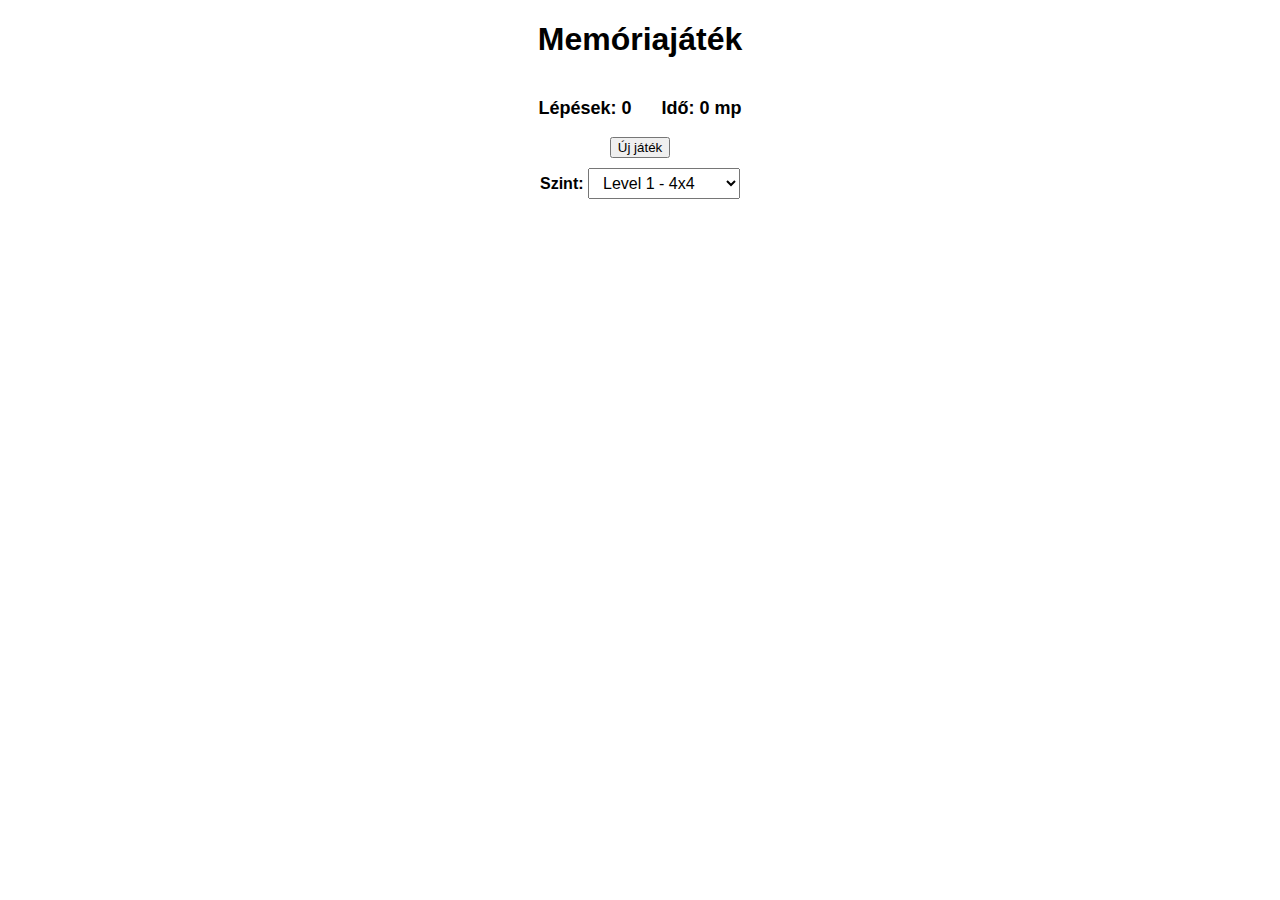
<file: index.html>
<!DOCTYPE html>
<html lang="hu">

<head>
    <meta charset="UTF-8">
    <title>Memóriajáték</title>
    <link rel="stylesheet" href="style.css">
</head>

<body>

    <h1>Memóriajáték</h1>
    <div class="info">
        <p>Lépések: <span id="lepesek">0</span></p>
        <p>Idő: <span id="ido">0</span> mp</p>
    </div>
    <button onclick="ujJatek()">Új játék</button>
    <div class="menu">
        <label for="szint">Szint:</label>
        <select id="szint">
            <option value="4">Level 1 - 4x4</option>
            <option value="6">Level 2 - 6x6</option>
            <option value="8">Level 3 - 8x8</option>
            <option value="10">Level 4 - 10x10</option>
            <option value="12">Level 5 - 12x12</option>
        </select>
    </div>
    <p id="uzenet"></p>

    <div id="jatek"></div>
    <script src="main.js"></script>
</body>

</html>
</file>
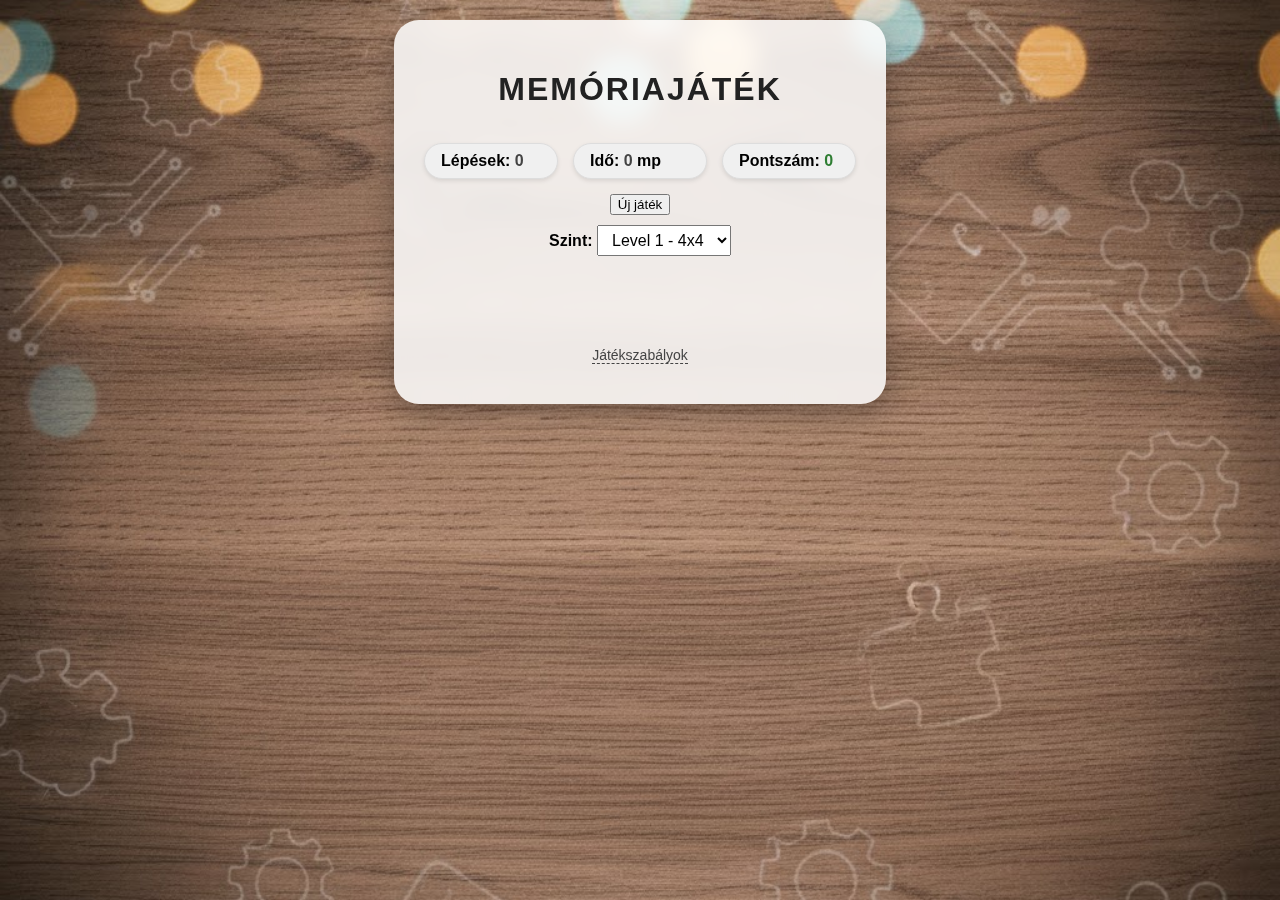
<file: jatek.html>
<!DOCTYPE html>
<html lang="hu">

<head>
    <meta charset="UTF-8">
    <title>Memóriajáték</title>
    <link rel="stylesheet" href="jatek.css">
</head>

<body>
    <div class="main-container">
        <h1>Memóriajáték</h1>
        <div class="info">
            <div class="stat-box">
                Lépések: <span id="lepesek">0</span>
            </div>
            <div class="stat-box">
                Idő: <span id="ido">0</span> mp
            </div>
            <div class="stat-box">
                Pontszám: <span id="pontszam">0</span>
            </div>
        </div>
        <button onclick="ujJatek()">Új játék</button>

        <div class="menu">
            <label for="szint">Szint:</label>
            <select id="szint">
                <option value="4">Level 1 - 4x4</option>
                <option value="6">Level 2 - 6x6</option>
                <option value="8">Level 3 - 8x8</option>
            </select>
        </div>


        <p id="uzenet"></p>
        <div id="jatek"></div>
        <script src="main.js"></script>
        <div class="szabaly-link">
            <a href="szabalyzat.html" target="_blank">Játékszabályok</a>
        </div>
    </div>
</body>

</html>
</file>
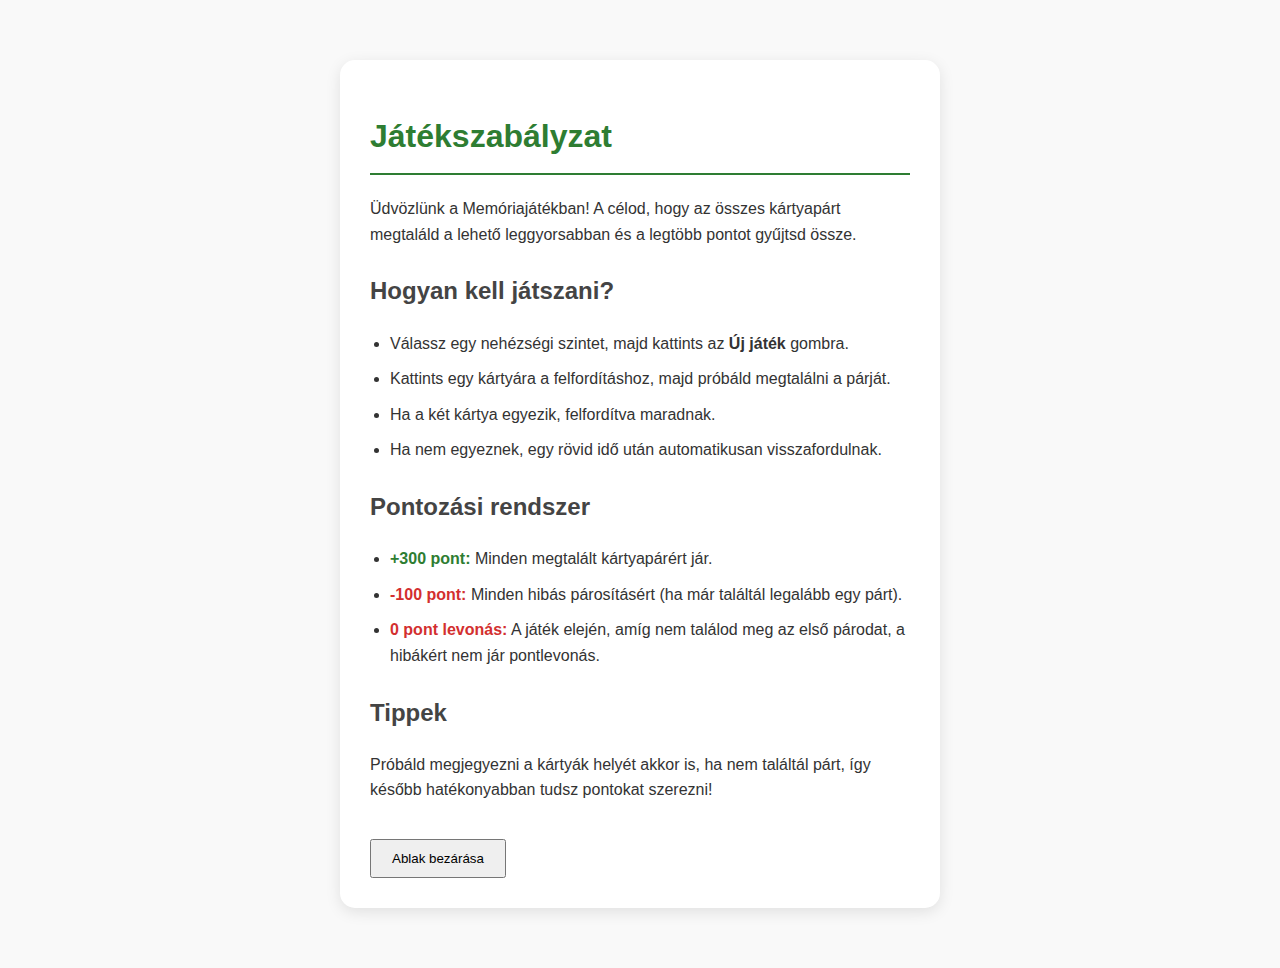
<file: szabalyzat.html>
<!DOCTYPE html>
<html lang="en">

<head>
    <meta charset="UTF-8">
    <meta name="viewport" content="width=device-width, initial-scale=1.0">
    <link rel="stylesheet" href="szabatlyzat.css">
    <title>Szabályzat</title>
</head>

<body>
    <div class="container">
        <h1>Játékszabályzat</h1>

        <p>Üdvözlünk a Memóriajátékban! A célod, hogy az összes kártyapárt megtaláld a lehető leggyorsabban és a legtöbb
            pontot gyűjtsd össze.</p>

        <h2>Hogyan kell játszani?</h2>
        <ul>
            <li>Válassz egy nehézségi szintet, majd kattints az <strong>Új játék</strong> gombra.</li>
            <li>Kattints egy kártyára a felfordításhoz, majd próbáld megtalálni a párját.</li>
            <li>Ha a két kártya egyezik, felfordítva maradnak.</li>
            <li>Ha nem egyeznek, egy rövid idő után automatikusan visszafordulnak.</li>
        </ul>

        <h2>Pontozási rendszer</h2>
        <ul>
            <li><span class="score">+300 pont:</span> Minden megtalált kártyapárért jár.</li>
            <li><span class="highlight">-100 pont:</span> Minden hibás párosításért (ha már találtál legalább egy párt).
            </li>
            <li><span class="highlight">0 pont levonás:</span> A játék elején, amíg nem találod meg az első párodat, a
                hibákért nem jár pontlevonás.</li>
        </ul>

        <h2>Tippek</h2>
        <p>Próbáld megjegyezni a kártyák helyét akkor is, ha nem találtál párt, így később hatékonyabban tudsz pontokat
            szerezni!</p>

        <button onclick="window.close()" style="margin-top: 20px; padding: 10px 20px; cursor: pointer;">Ablak
            bezárása</button>
    </div>
</body>

</html>
</file>
<file: style.css>
body {
    text-align: center;
    font-family: Arial, sans-serif;
}

#jatek {
    display: grid;
    gap: 10px;
    max-width: 95vw;
    margin: 20px auto;
    transition: transform 0.5s ease;
}

.kartya {
    width: 100%;
    aspect-ratio: 1/1;
    perspective: 1000px;
    cursor: pointer;
}

.belso {
    width: 100%;
    height: 100%;
    position: relative;
    transition: transform 0.6s;
    transform-style: preserve-3d;
}

.kartya.megforditva .belso {
    transform: rotateY(180deg);
}

.elol,
.hatul {
    position: absolute;
    width: 100%;
    height: 100%;
    border-radius: 10px;
    backface-visibility: hidden;
    display: flex;
    justify-content: center;
    align-items: center;
}

.elol {
    background: #444;
}

.hatul {
    background: #eee;
    transform: rotateY(180deg);
}

.hatul img {
    width: 90%;
    height: 90%;
    object-fit: cover;
    border-radius: 10px;
}

#uzenet {
    font-size: 20px;
    font-weight: bold;
    margin-top: 20px;
    color: green;
}

.info {
    display: flex;
    justify-content: center;
    gap: 30px;
    font-weight: bold;
    font-size: 18px;
}

.keveres {
    animation: shuffle 0.6s ease-in-out 3;
}

@keyframes shuffle {
    0% {
        transform: rotate(0deg) scale(1);
    }

    25% {
        transform: rotate(5deg) scale(1.05);
    }

    50% {
        transform: rotate(-5deg) scale(0.95);
    }

    75% {
        transform: rotate(3deg) scale(1.02);
    }

    100% {
        transform: rotate(0deg) scale(1);
    }
}

.menu {
    margin-top: 10px;
    font-weight: bold;
}

select {
    padding: 5px 10px;
    font-size: 16px;
}
</file>
<file: jatek.css>
body {
    margin: 0;
    padding: 0;
    min-height: 100vh;
    background-image: url('hatter.jpg');
    background-size: cover;
    background-position: center;
    background-attachment: fixed;
    display: flex;
    flex-direction: column;
    align-items: center;
    font-family: 'Segoe UI', Tahoma, Geneva, Verdana, sans-serif;
}

h1 {
    color: #222;
    margin-bottom: 20px;
    font-size: 32px;
    text-transform: uppercase;
    letter-spacing: 2px;
}

.main-container {
    background: rgba(255, 255, 255, 0.85);
    /* Áttetsző fehér */
    backdrop-filter: blur(10px);
    /* Elhomályosítja a hátteret alatta */
    padding: 30px;
    border-radius: 25px;
    box-shadow: 0 10px 30px rgba(0, 0, 0, 0.3);
    margin: 20px auto;
    width: fit-content;
    display: flex;
    flex-direction: column;
    align-items: center;
}

.container {
    display: flex;
    height: 100vh;
    flex-direction: columns;
}


#jatek {
    display: grid;
    gap: 10px;
    width: 100%;
    max-width: 500px;
    max-height: auto;
    height: 100%;
    margin: 20px auto;
    justify-content: center;
    justify-items: center;
    grid-template-columns: repeat(4, 1fr);
    transition: transform 0.5s ease;
}

.kartya {
    width: 100%;
    aspect-ratio: 1;
    perspective: 1000px;
    cursor: pointer;
}

.belso {
    width: 100%;
    height: 100%;
    position: relative;
    transition: transform 0.6s;
    transform-style: preserve-3d;
}

.kartya.megforditva .belso {
    transform: rotateY(180deg);
}

.kartya:hover .elol {
    background: #4a4a4a;
}

.elol,
.hatul {
    position: absolute;
    width: 100%;
    height: 100%;
    border-radius: 10px;
    backface-visibility: hidden;
    display: flex;
    justify-content: center;
    align-items: center;
}

.elol {
    background: #3d3d3d;
    border-radius: 8px;
    box-shadow: inset 0 0 10px rgba(0, 0, 0, 0.5);
}

.hatul {
    background: #3d3d3d;
    border-radius: 8px;
    box-shadow: inset 0 0 10px rgba(0, 0, 0, 0.5);
    transform: rotateY(180deg);
}

.hatul img {
    width: 90%;
    height: 90%;
    object-fit: cover;
    border-radius: 10px;
}

#uzenet {
    font-size: 20px;
    font-weight: bold;
    margin-top: 20px;
    color: green;
}

.info {
    display: flex;
    /* Egy vonalba rendezi a dobozokat */
    justify-content: center;
    /* Középre helyezi a csoportot */
    gap: 15px;
    /* Távolság a dobozok között */
    margin: 15px 0;
    flex-wrap: wrap;
    /* Ha túl kicsi a képernyő, több sorba tördeli */
}

.keveres {
    animation: shuffle 0.6s ease-in-out 3;
}

@keyframes shuffle {
    0% {
        transform: rotate(0deg) scale(1);
    }

    25% {
        transform: rotate(5deg) scale(1.05);
    }

    50% {
        transform: rotate(-5deg) scale(0.95);
    }

    75% {
        transform: rotate(3deg) scale(1.02);
    }

    100% {
        transform: rotate(0deg) scale(1);
    }
}

.menu {
    margin-top: 10px;
    font-weight: bold;
}

select {
    padding: 5px 10px;
    font-size: 16px;
}

.stat-box {
    background-color: #f0f0f0;
    /* Világosszürke háttér */
    padding: 8px 16px;
    /* Belső távolság (levegő a szöveg körül) */
    border-radius: 20px;
    /* Ettől lesz lekerekített (kapszula forma) */
    border: 1px solid #ddd;
    /* Finom keret */
    font-weight: bold;
    font-size: 16px;
    box-shadow: 0 2px 4px rgba(0, 0, 0, 0.1);
    /* Enyhe árnyék a mélységért */
    min-width: 100px;
    /* Legyen egy minimális szélességük */
}

#lepesek,
#ido,
#pontszam {
    color: #444;
}

#pontszam {
    color: #2e7d32;
    /* A pontszám legyen zöldes */
}

.szabaly-link {
    margin: 10px 0;
}

.szabaly-link a {
    color: #444;
    text-decoration: none;
    font-size: 14px;
    border-bottom: 1px dashed #444;
    transition: color 0.3s;
}

.szabaly-link a:hover {
    color: #2e7d32;
    border-bottom: 1px solid #2e7d32;
}
</file>
<file: szabatlyzat.css>
body {
    font-family: Arial, sans-serif;
    line-height: 1.6;
    max-width: 600px;
    margin: 40px auto;
    padding: 20px;
    background-color: #f9f9f9;
    color: #333;
}

.container {
    background: white;
    padding: 30px;
    border-radius: 15px;
    box-shadow: 0 4px 15px rgba(0, 0, 0, 0.1);
}

h1 {
    color: #2e7d32;
    border-bottom: 2px solid #2e7d32;
    padding-bottom: 10px;
}

h2 {
    color: #444;
    margin-top: 25px;
}

ul {
    padding-left: 20px;
}

li {
    margin-bottom: 10px;
}

.highlight {
    font-weight: bold;
    color: #d32f2f;
}

.score {
    font-weight: bold;
    color: #2e7d32;
}
</file>
